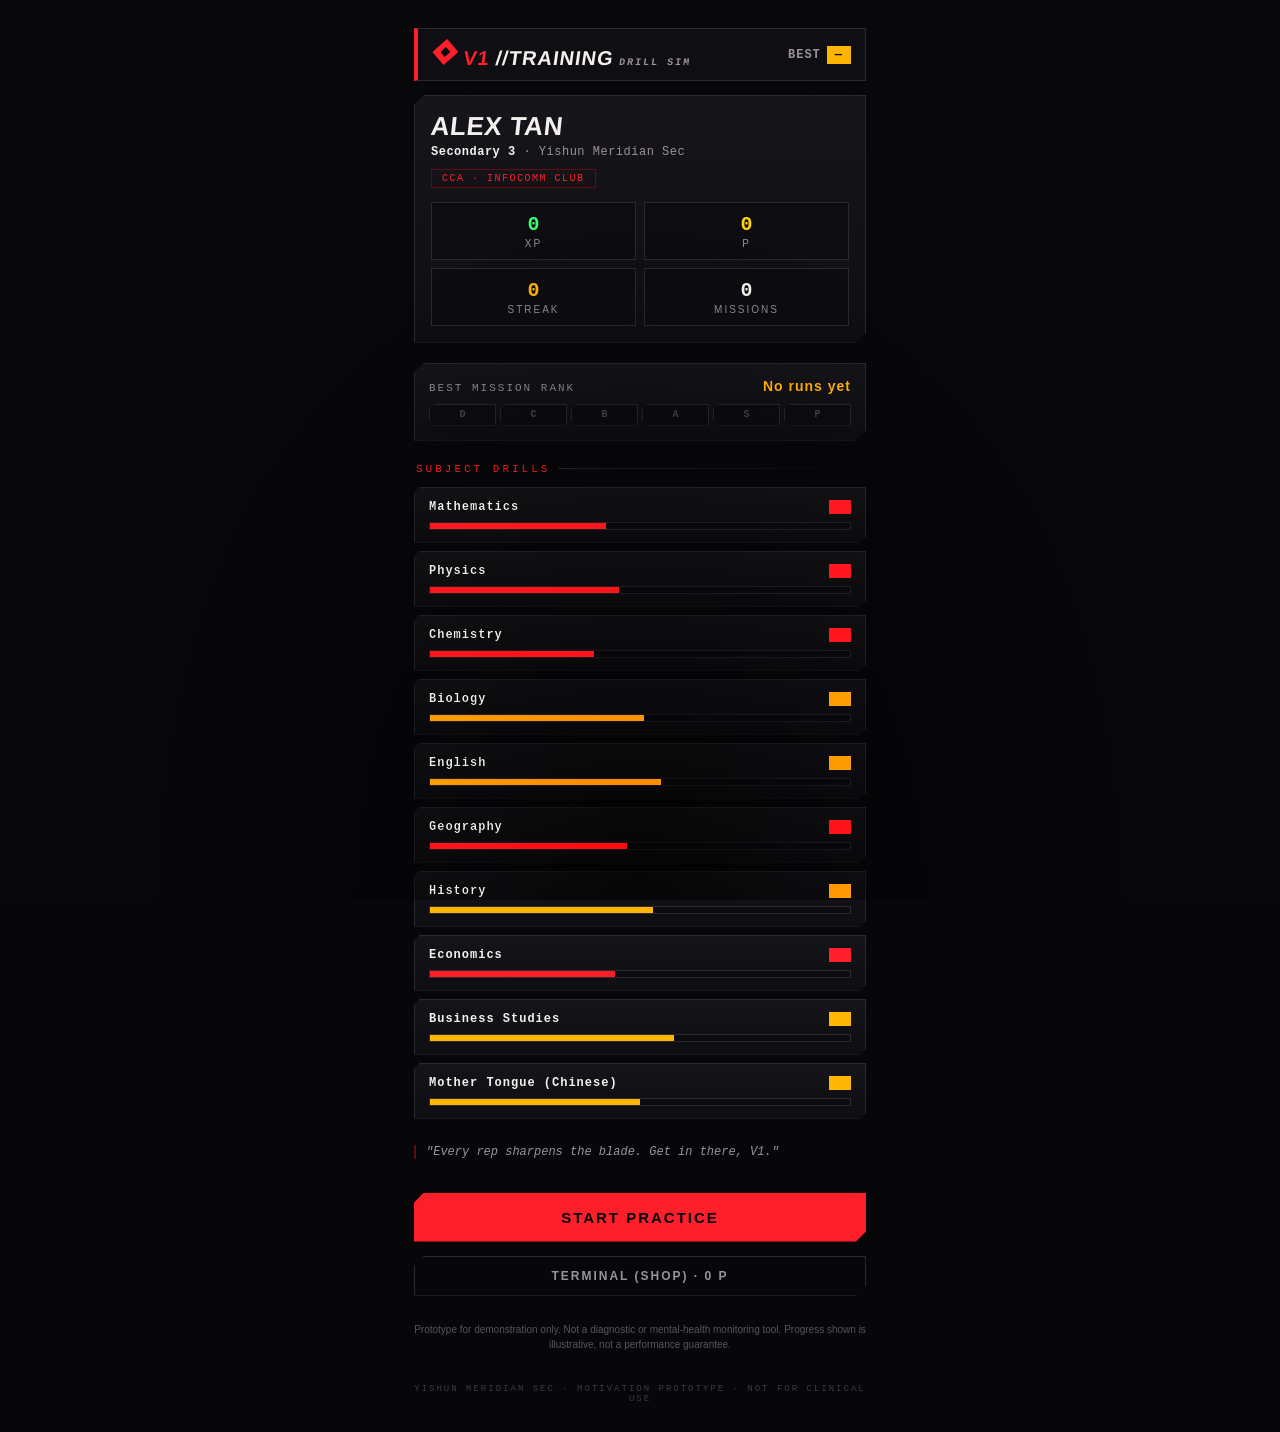
<file: standalone/v1-training.html>
<!DOCTYPE html>
<html lang="en">
<head>
<meta charset="UTF-8">
<meta name="viewport" content="width=device-width, initial-scale=1, maximum-scale=1">
<title>V1//TRAINING — Practice Drills</title>
<style>
  :root{
    --bg:#07070a;
    --bg2:#0c0c10;
    --panel:#0e0e12;
    --panel-hi:#151519;
    --line:#2a2a30;
    --red:#ff1f2b;
    --red-dim:#5c0d13;
    --red-glow:rgba(255,31,43,.45);
    --white:#f2f2ef;
    --grey:#95959c;
    --amber:#ffb703;
    --green:#39ff6a;
    --gold:#ffd700;
    --font-display:"Arial Narrow", Arial, sans-serif;
    --font-mono:"Courier New", Courier, monospace;
    --chamfer:10px;
  }

  *{box-sizing:border-box;}
  html,body{margin:0;padding:0;}
  body{
    background:var(--bg);
    color:var(--white);
    font-family:var(--font-display);
    min-height:100vh;
    -webkit-font-smoothing:antialiased;
    overflow-x:hidden;
  }

  .fx-overlay{
    position:fixed; inset:0; pointer-events:none; z-index:50;
    background:
      radial-gradient(ellipse at 50% 0%, rgba(255,31,43,0.05), transparent 60%),
      radial-gradient(ellipse at 50% 100%, rgba(0,0,0,0.7), transparent 55%),
      repeating-linear-gradient(to bottom, rgba(255,255,255,0.025) 0px, rgba(255,255,255,0.025) 1px, transparent 2px, transparent 4px);
    mix-blend-mode:overlay;
  }

  .app{
    max-width:480px;
    margin:0 auto;
    min-height:100vh;
    display:flex;
    flex-direction:column;
    position:relative;
    padding:14px 14px 28px;
  }

  .chamfer{
    clip-path:polygon(var(--chamfer) 0, 100% 0, 100% calc(100% - var(--chamfer)), calc(100% - var(--chamfer)) 100%, 0 100%, 0 var(--chamfer));
  }
  .chamfer-sm{
    clip-path:polygon(6px 0, 100% 0, 100% calc(100% - 6px), calc(100% - 6px) 100%, 0 100%, 0 6px);
  }

  .panel{
    background:linear-gradient(180deg, var(--panel-hi), var(--panel));
    border:1px solid var(--line);
    padding:16px;
  }

  .hud-top{
    display:flex; align-items:center; justify-content:space-between;
    padding:10px 14px;
    margin-bottom:14px;
    background:var(--panel);
    border:1px solid var(--line);
    border-left:4px solid var(--red);
  }
  .brand{
    font-weight:900;
    font-size:20px;
    letter-spacing:1px;
    text-transform:uppercase;
    transform:skewX(-8deg);
    display:flex;
    align-items:baseline;
    gap:6px;
  }
  .brand .v1{color:var(--red);}
  .brand small{
    font-family:var(--font-mono);
    font-size:10px;
    color:var(--grey);
    letter-spacing:2px;
    transform:skewX(0deg);
  }
  .mark{
    width:26px;height:26px;flex:none;
    background:var(--red);
    clip-path:polygon(50% 0,100% 50%,50% 100%,0 50%);
    position:relative;
    box-shadow:0 0 12px var(--red-glow);
  }
  .mark::after{
    content:'';
    position:absolute; inset:8px;
    background:var(--bg);
    clip-path:polygon(50% 0,100% 50%,50% 100%,0 50%);
  }

  .rank-chip{
    font-family:var(--font-mono);
    font-weight:700;
    font-size:12px;
    letter-spacing:1px;
    color:var(--grey);
    text-align:right;
  }
  .rank-chip .r{
    display:inline-block;
    margin-left:6px;
    padding:2px 8px;
    color:var(--bg);
    background:var(--amber);
    font-weight:900;
  }

  .section-label{
    font-family:var(--font-mono);
    font-size:11px;
    letter-spacing:3px;
    color:var(--red);
    text-transform:uppercase;
    margin:18px 0 8px 2px;
    display:flex; align-items:center; gap:8px;
  }
  .section-label::after{
    content:'';
    flex:1;
    height:1px;
    background:linear-gradient(to right, var(--line), transparent);
  }

  .screen{display:none; flex-direction:column; gap:4px; animation:fadein .35s ease;}
  .screen.active{display:flex;}
  @keyframes fadein{ from{opacity:0; transform:translateY(6px);} to{opacity:1; transform:translateY(0);} }

  .profile{ padding:16px; position:relative; }
  .profile-name{
    font-size:26px; font-weight:900; text-transform:uppercase;
    letter-spacing:.5px; transform:skewX(-6deg); line-height:1.1;
  }
  .profile-meta{ font-family:var(--font-mono); font-size:12px; color:var(--grey); margin-top:4px; letter-spacing:.5px; }
  .profile-meta b{color:var(--white); font-weight:700;}
  .cca-tag{
    display:inline-block; margin-top:10px; padding:3px 10px;
    font-family:var(--font-mono); font-size:10px; letter-spacing:1.5px;
    color:var(--red); border:1px solid var(--red-dim); text-transform:uppercase;
  }

  .stat-strip{ display:grid; grid-template-columns:repeat(2,1fr); gap:8px; margin-top:14px; }
  .stat{ background:var(--bg2); border:1px solid var(--line); padding:10px 8px; text-align:center; }
  .stat .num{ font-family:var(--font-mono); font-size:20px; font-weight:700; color:var(--white); }
  .stat.xp .num{color:var(--green);}
  .stat.streak .num{color:var(--amber);}
  .stat.pcur .num{color:var(--gold);}
  .stat .lbl{ font-size:10px; letter-spacing:2px; color:var(--grey); margin-top:2px; text-transform:uppercase; }

  .style-meter{ margin-top:16px; padding:14px; }
  .style-meter .row{ display:flex; justify-content:space-between; align-items:baseline; flex-wrap:wrap; gap:4px;}
  .style-meter .title{ font-family:var(--font-mono); font-size:11px; letter-spacing:2px; color:var(--grey); text-transform:uppercase; }
  .style-meter .current{ font-weight:900; font-size:14px; color:var(--amber); letter-spacing:1px; }
  .rank-track{ display:flex; gap:4px; margin-top:10px; }
  .rank-track .seg{
    flex:1; height:22px; background:var(--bg2); border:1px solid var(--line);
    display:flex;align-items:center;justify-content:center;
    font-family:var(--font-mono); font-weight:900; font-size:10px; color:#4a4a52;
    clip-path:polygon(6px 0,100% 0,100% 100%,6px 100%,0 calc(100% - 6px),0 6px);
  }
  .rank-track .seg.active{ color:var(--bg); box-shadow:0 0 10px var(--red-glow); }

  .subject{ padding:12px 14px; margin-bottom:8px; }
  .subject .row{ display:flex; justify-content:space-between; align-items:center; font-family:var(--font-mono); font-size:12px; }
  .subject .name{ font-weight:700; letter-spacing:1px; color:var(--white); }
  .subject .pct{font-weight:700;}
  .bar{ margin-top:8px; height:8px; background:var(--bg2); border:1px solid var(--line); position:relative; overflow:hidden; }
  .bar .fill{ height:100%; transition:width .3s ease; }
  .level-low .pct, .level-low .fill{color:var(--red); background:var(--red);}
  .level-mid .pct, .level-mid .fill{color:var(--amber); background:var(--amber);}
  .level-high .pct, .level-high .fill{color:var(--green); background:var(--green);}

  .btn{
    display:block; width:100%; border:none; cursor:pointer;
    font-family:var(--font-display); font-weight:900; text-transform:uppercase;
    letter-spacing:2px; font-size:15px; padding:16px; text-align:center;
    transition:transform .12s ease, filter .12s ease;
  }
  .btn:active{transform:scale(.98);}
  .btn:disabled{opacity:.4; cursor:not-allowed;}
  .btn:focus-visible{ outline:3px solid var(--white); outline-offset:2px; }
  .btn-primary{ background:var(--red); color:var(--bg); box-shadow:0 0 22px var(--red-glow); margin-top:18px; }
  .btn-primary:hover{filter:brightness(1.12);}
  .btn-gold{ background:var(--gold); color:var(--bg); box-shadow:0 0 22px rgba(255,215,0,.4); margin-top:10px; }
  .btn-ghost{
    background:transparent; color:var(--grey); border:1px solid var(--line);
    margin-top:10px; font-size:12px; letter-spacing:2px; padding:12px;
  }
  .btn-ghost:hover{color:var(--white); border-color:var(--grey);}

  .encourage{
    margin-top:14px; font-family:var(--font-mono); font-size:12px; color:var(--grey);
    font-style:italic; padding-left:10px; border-left:2px solid var(--red-dim);
  }
  .disclaimer{ margin-top:22px; font-size:10px; color:#55555c; line-height:1.5; text-align:center; }

  /* ---------- mission setup ---------- */
  .diff-item{ padding:12px 14px; margin-bottom:8px; cursor:pointer; }
  .diff-item .row{display:flex; justify-content:space-between; align-items:center;}
  .diff-item .name{font-weight:900; letter-spacing:1px; text-transform:uppercase; font-size:14px;}
  .diff-item .tag{font-family:var(--font-mono); font-size:10px; color:var(--grey); margin-top:4px; line-height:1.4;}
  .diff-item .cat{font-family:var(--font-mono); font-size:9px; letter-spacing:1px; color:var(--bg); background:var(--grey); padding:2px 6px;}
  .diff-item.selected{border-color:var(--red); box-shadow:0 0 14px var(--red-glow);}
  .diff-item.selected .cat{background:var(--red);}
  .diff-item.locked{opacity:.4; cursor:not-allowed;}

  .subject-grid{display:grid; grid-template-columns:1fr 1fr; gap:8px;}
  .subj-chip{ padding:10px; cursor:pointer; text-align:center; }
  .subj-chip .name{font-weight:700; font-size:12px; letter-spacing:.3px;}
  .subj-chip .score{font-family:var(--font-mono); font-size:10px; color:var(--grey); margin-top:2px;}
  .subj-chip.selected{border-color:var(--green); box-shadow:0 0 10px rgba(57,255,106,.3);}

  .qcount-panel{padding:16px;}
  .qcount-panel .row{display:flex; justify-content:space-between; align-items:baseline;}
  .qcount-panel .lbl{font-family:var(--font-mono); font-size:11px; letter-spacing:2px; color:var(--grey); text-transform:uppercase;}
  .qcount-panel .val{font-family:var(--font-mono); font-weight:900; font-size:24px; color:var(--amber);}
  .qcount-panel .minmax{display:flex; justify-content:space-between; font-family:var(--font-mono); font-size:9px; color:var(--grey); margin-top:4px;}
  input[type=range]{ -webkit-appearance:none; appearance:none; width:100%; height:6px; margin-top:10px; background:var(--bg2); border:1px solid var(--line); }
  input[type=range]::-webkit-slider-thumb{ -webkit-appearance:none; width:20px; height:20px; background:var(--red); clip-path:polygon(50% 0,100% 50%,50% 100%,0 50%); cursor:pointer; }
  input[type=range]::-moz-range-thumb{ width:20px; height:20px; background:var(--red); border:none; clip-path:polygon(50% 0,100% 50%,50% 100%,0 50%); cursor:pointer; }

  .inline-msg{ font-family:var(--font-mono); font-size:11px; color:var(--red); text-align:center; min-height:14px; margin:6px 0; letter-spacing:1px; }

  /* ---------- practice screen ---------- */
  .quiz-hud{
    display:flex; justify-content:space-between; align-items:center;
    font-family:var(--font-mono); font-size:11px; color:var(--grey);
    letter-spacing:1px; margin-bottom:10px;
  }
  .quiz-hud .qtag{ color:var(--red); font-weight:700; }
  .quiz-hud .time.frozen{color:#7ad7ff;}
  .quiz-hud .diff-pill{
    font-family:var(--font-mono); font-size:9px; letter-spacing:1px;
    color:var(--bg); background:var(--amber); padding:2px 6px;
  }

  .loadout{ display:flex; gap:8px; margin-bottom:10px; }
  .loadout .pu{
    flex:1; background:var(--bg2); border:1px solid var(--line); color:var(--white);
    padding:8px 4px; text-align:center; font-family:var(--font-mono); font-size:10px;
    letter-spacing:.5px; cursor:pointer;
  }
  .loadout .pu b{display:block; font-size:12px; margin-bottom:2px;}
  .loadout .pu:disabled{opacity:.35; cursor:not-allowed;}
  .loadout .pu.armed{border-color:var(--green); box-shadow:0 0 10px rgba(57,255,106,.35); color:var(--green);}

  .subj-pill{
    display:inline-block; padding:3px 10px; font-family:var(--font-mono);
    font-size:10px; letter-spacing:1.5px; background:var(--red-dim); color:var(--white); margin-bottom:12px;
  }
  .question-text{ font-size:19px; font-weight:700; line-height:1.35; margin:4px 0 18px; }
  .options{display:flex; flex-direction:column; gap:10px;}
  .option{
    text-align:left; background:var(--bg2); border:1px solid var(--line); color:var(--white);
    padding:14px 14px; font-family:var(--font-display); font-size:15px; font-weight:700;
    cursor:pointer; letter-spacing:.3px; display:flex; gap:10px; align-items:flex-start;
  }
  .option .k{ font-family:var(--font-mono); color:var(--red); font-weight:900; }
  .option:hover:not(:disabled){border-color:var(--red-dim);}
  .option.eliminated{ opacity:.25; pointer-events:none; text-decoration:line-through; }
  .option:disabled{cursor:default;}
  .option:focus-visible{ outline:3px solid var(--white); outline-offset:2px; }

  .feedback-panel{ padding:18px; }
  .feedback-tag{
    font-family:var(--font-mono); font-weight:900; font-size:13px; letter-spacing:3px;
    margin-bottom:10px; display:inline-block;
  }
  .feedback-tag.ok{color:var(--green);}
  .feedback-tag.bad{color:var(--red);}
  .feedback-tag.sw{color:#7ad7ff;}
  .feedback-explain{ font-size:14px; color:var(--grey); line-height:1.5; margin-bottom:16px; }
  .feedback-gains{ font-family:var(--font-mono); font-size:12px; color:var(--white); margin-bottom:14px; }
  .feedback-gains span{ color:var(--green); font-weight:700; }
  .choice-row{ display:flex; gap:8px; }
  .choice-row .btn{margin-top:0;}

  /* ---------- style meter (in-mission) ---------- */
  .live-style .track8{ display:flex; gap:3px; margin-top:10px; }
  .live-style .track8 .seg{
    flex:1; height:16px; background:var(--bg2); border:1px solid var(--line);
    clip-path:polygon(4px 0,100% 0,100% 100%,4px 100%,0 calc(100% - 4px),0 4px);
  }
  .live-style .meta{ display:flex; justify-content:space-between; font-family:var(--font-mono); font-size:10px; color:var(--grey); margin-top:6px; }
  .live-style .meta b{color:var(--amber);}

  /* ---------- overview / mission complete ---------- */
  .result-hero{ text-align:center; padding:26px 16px; }
  .result-hero .tag{ font-family:var(--font-mono); font-size:11px; letter-spacing:4px; color:var(--red); text-transform:uppercase; }
  .rank-stamp{
    font-size:56px; font-weight:900; letter-spacing:2px; margin:10px 0;
    transform:skewX(-6deg) scale(1); display:inline-block;
    animation:stamp .4s cubic-bezier(.2,1.4,.4,1);
  }
  @keyframes stamp{ from{transform:skewX(-6deg) scale(2.2); opacity:0;} to{transform:skewX(-6deg) scale(1); opacity:1;} }

  .breakdown{ margin-top:6px; }
  .breakdown-row{
    display:flex; align-items:center; justify-content:space-between;
    padding:10px 4px; border-bottom:1px solid var(--line);
    font-family:var(--font-mono); font-size:12px;
  }
  .breakdown-row:last-child{border-bottom:none;}
  .breakdown-row .name{ color:var(--grey); letter-spacing:1px; text-transform:uppercase; font-size:11px;}
  .breakdown-row .val{ color:var(--white); font-weight:700; }
  .badge{
    display:inline-block; width:26px; height:26px; line-height:26px; text-align:center;
    font-weight:900; font-family:var(--font-mono); font-size:13px; color:var(--bg); margin-right:8px;
  }

  .p-lines{ margin-top:14px; }
  .p-line{
    display:flex; justify-content:space-between; font-family:var(--font-mono);
    font-size:12px; color:var(--grey); padding:4px 2px;
  }
  .p-line b{color:var(--gold);}
  .p-total{
    display:flex; justify-content:space-between; font-family:var(--font-mono);
    font-size:15px; color:var(--white); font-weight:700; padding:10px 2px 2px; margin-top:6px;
    border-top:1px dashed var(--line);
  }
  .p-total b{color:var(--gold);}

  /* ---------- shop ---------- */
  .shop-balance{
    display:flex; justify-content:space-between; align-items:center;
    padding:14px 16px; margin-bottom:14px;
  }
  .shop-balance .lbl{font-family:var(--font-mono); font-size:11px; letter-spacing:2px; color:var(--grey);}
  .shop-balance .val{font-family:var(--font-mono); font-size:24px; font-weight:900; color:var(--gold);}
  .shop-item{ padding:14px; margin-bottom:10px; }
  .shop-item .row{display:flex; justify-content:space-between; align-items:baseline;}
  .shop-item .name{font-weight:900; text-transform:uppercase; letter-spacing:.5px; font-size:15px;}
  .shop-item .cost{font-family:var(--font-mono); color:var(--gold); font-weight:700; font-size:13px;}
  .shop-item .desc{font-family:var(--font-mono); font-size:11px; color:var(--grey); margin:6px 0 10px; line-height:1.5;}
  .shop-item .owned{font-family:var(--font-mono); font-size:10px; color:var(--grey); letter-spacing:1px;}

  footer.tiny{
    margin-top:auto; padding-top:22px; text-align:center;
    font-family:var(--font-mono); font-size:9px; letter-spacing:2px; color:#3a3a40;
  }

  @media (prefers-reduced-motion: reduce){ *{animation:none !important; transition:none !important;} }
  @media (min-width:520px){ .app{padding-top:28px;} }
</style>
</head>
<body>
<div class="fx-overlay"></div>
<div class="app">

  <div class="hud-top">
    <div class="brand">
      <div class="mark"></div>
      <span class="v1">V1</span><span>//TRAINING</span>
      <small>DRILL SIM</small>
    </div>
    <div class="rank-chip">BEST<span class="r" id="hud-rank">—</span></div>
  </div>

  <!-- ===================== DASHBOARD ===================== -->
  <section class="screen active" id="screen-dashboard">

    <div class="panel chamfer profile">
      <div class="profile-name">Alex Tan</div>
      <div class="profile-meta"><b>Secondary 3</b> · Yishun Meridian Sec</div>
      <span class="cca-tag">CCA · Infocomm Club</span>

      <div class="stat-strip">
        <div class="stat xp"><div class="num" id="stat-xp">0</div><div class="lbl">XP</div></div>
        <div class="stat pcur"><div class="num" id="stat-p">0</div><div class="lbl">P</div></div>
        <div class="stat streak"><div class="num" id="stat-streak">0</div><div class="lbl">Streak</div></div>
        <div class="stat"><div class="num" id="stat-sessions">0</div><div class="lbl">Missions</div></div>
      </div>
    </div>

    <div class="panel chamfer style-meter">
      <div class="row">
        <span class="title">Best Mission Rank</span>
        <span class="current" id="best-rank-label">No runs yet</span>
      </div>
      <div class="rank-track" id="rank-track">
        <div class="seg" data-rank="D">D</div>
        <div class="seg" data-rank="C">C</div>
        <div class="seg" data-rank="B">B</div>
        <div class="seg" data-rank="A">A</div>
        <div class="seg" data-rank="S">S</div>
        <div class="seg" data-rank="P">P</div>
      </div>
    </div>

    <div class="section-label">Subject Drills</div>
    <div id="subject-list"></div>

    <p class="encourage" id="dash-encourage">"Every rep sharpens the blade. Get in there, V1."</p>

    <button class="btn btn-primary chamfer" id="btn-start-practice">Start Practice</button>
    <button class="btn btn-ghost chamfer" id="btn-open-shop">Terminal (Shop) · <span id="shop-btn-p">0</span> P</button>

    <p class="disclaimer">Prototype for demonstration only. Not a diagnostic or mental-health monitoring tool. Progress shown is illustrative, not a performance guarantee.</p>
  </section>

  <!-- ===================== MISSION SETUP ===================== -->
  <section class="screen" id="screen-setup">
    <div class="section-label">Select Difficulty</div>
    <div id="difficulty-list"></div>

    <div class="section-label">Select Subjects</div>
    <div class="subject-grid" id="subject-grid"></div>

    <div class="section-label">Mission Length</div>
    <div class="panel chamfer-sm qcount-panel">
      <div class="row">
        <span class="lbl">Questions</span>
        <span class="val" id="qcount-label">10</span>
      </div>
      <input type="range" min="5" max="30" step="1" value="10" id="qcount-slider">
      <div class="minmax"><span>5 (Quick)</span><span>30 (Full)</span></div>
    </div>

    <p class="inline-msg" id="setup-msg"></p>

    <button class="btn btn-primary chamfer" id="btn-deploy">Deploy Mission</button>
    <button class="btn btn-ghost" id="btn-setup-back">Back to Base</button>
  </section>

  <!-- ===================== PRACTICE ===================== -->
  <section class="screen" id="screen-practice">
    <div class="quiz-hud">
      <span><span class="qtag" id="q-progress">QUESTION 1/10</span> <span class="diff-pill" id="q-diff-pill">STANDARD</span></span>
      <span class="time" id="mission-time">TIME 00:00</span>
    </div>

    <div class="panel chamfer-sm live-style">
      <div class="row" style="display:flex;justify-content:space-between;">
        <span class="title" style="font-family:var(--font-mono);font-size:10px;letter-spacing:2px;color:var(--grey);text-transform:uppercase;">Style</span>
        <span class="current" id="live-style-name" style="font-weight:900;font-size:12px;letter-spacing:1px;">DESTRUCTIVE</span>
      </div>
      <div class="track8" id="live-style-track"></div>
      <div class="meta"><span>SCORE <b id="live-style-score">0</b></span><span>COMBO <b id="live-combo">x1.0</b></span></div>
    </div>

    <div class="loadout" id="loadout-bar"></div>

    <div class="panel chamfer" style="padding:18px;" id="question-card">
      <span class="subj-pill" id="q-subject">MATHEMATICS</span>
      <div class="question-text" id="q-text">—</div>
      <div class="options" id="q-options"></div>
    </div>

    <button class="btn btn-ghost" id="btn-quit-practice">Abort Mission</button>
  </section>

  <!-- ===================== OVERVIEW (MISSION COMPLETE) ===================== -->
  <section class="screen" id="screen-overview">
    <div class="panel chamfer result-hero">
      <div class="tag">Mission Complete</div>
      <div class="rank-stamp" id="agg-rank-stamp">S</div>
    </div>

    <div class="panel chamfer-sm breakdown" style="margin-top:10px;">
      <div class="breakdown-row">
        <span class="name"><span class="badge" id="badge-time">S</span>Time</span>
        <span class="val" id="val-time">0:00</span>
      </div>
      <div class="breakdown-row">
        <span class="name"><span class="badge" id="badge-q">S</span>Questions</span>
        <span class="val" id="val-q">0/10</span>
      </div>
      <div class="breakdown-row">
        <span class="name"><span class="badge" id="badge-acc">S</span>Accuracy</span>
        <span class="val" id="val-acc">0/10</span>
      </div>
    </div>

    <div class="panel chamfer-sm p-lines">
      <div class="p-line"><span>Rank Payout</span><b id="p-base">+0 P</b></div>
      <div class="p-line"><span>Style Bonus</span><b id="p-style">+0 P</b></div>
      <div class="p-line"><span>No-Redo Bonus</span><b id="p-noredo">+0 P</b></div>
      <div class="p-line"><span>Flawless Bonus</span><b id="p-flawless">+0 P</b></div>
      <div class="p-total"><span>Total earned · <span id="xp-earned">+0 XP</span></span><b id="p-total">+0 P</b></div>
    </div>

    <p class="encourage" id="progress-msg">"Session complete."</p>

    <button class="btn btn-primary chamfer" id="btn-practice-again">Practice Again</button>
    <button class="btn btn-gold chamfer" id="btn-goto-shop">Visit Terminal</button>
    <button class="btn btn-ghost" id="btn-back-base">Back to Base</button>
  </section>

  <!-- ===================== SHOP / TERMINAL ===================== -->
  <section class="screen" id="screen-shop">
    <div class="panel chamfer shop-balance">
      <span class="lbl">Available P</span>
      <span class="val" id="shop-p-balance">0</span>
    </div>

    <p class="inline-msg" id="shop-msg"></p>

    <div id="shop-list"></div>

    <button class="btn btn-ghost" id="btn-shop-back">Back to Base</button>
  </section>

  <footer class="tiny">YISHUN MERIDIAN SEC · MOTIVATION PROTOTYPE · NOT FOR CLINICAL USE</footer>
</div>

<script>
(function(){
  "use strict";

  /* =========================================================
     SAMPLE DATA — hard-coded, no accounts/DB
     ========================================================= */
  const SUBJECTS = [
    { code:'MATH', name:'Mathematics', score:42 },
    { code:'PHY',  name:'Physics', score:45 },
    { code:'CHEM', name:'Chemistry', score:39 },
    { code:'BIO',  name:'Biology', score:51 },
    { code:'ENG',  name:'English', score:55 },
    { code:'GEOG', name:'Geography', score:47 },
    { code:'HIST', name:'History', score:53 },
    { code:'ECON', name:'Economics', score:44 },
    { code:'BIZ',  name:'Business Studies', score:58 },
    { code:'MTL',  name:'Mother Tongue (Chinese)', score:50 },
  ];
  function subjectName(code){ const s = SUBJECTS.find(function(x){return x.code===code;}); return s ? s.name : code; }

  // Demo question bank — a handful per subject, not full syllabus coverage.
  // If a mission asks for more questions than a subject pool has, the pool
  // is reshuffled and reused rather than left short.
  const QUESTIONS = [
    // Mathematics
    { subject:'MATH', q:'Simplify: 3x + 5 = 20. What is x?', options:['3','5','15','25'], answer:1,
      explain:'Subtract 5 from both sides to get 3x = 15, then divide by 3: x = 5.' },
    { subject:'MATH', q:'What is 15% of 200?', options:['20','30','15','45'], answer:1,
      explain:'15% of 200 = 0.15 \u00D7 200 = 30.' },
    { subject:'MATH', q:'What is the value of \u03C0 (pi), rounded to 2 decimal places?', options:['3.14','3.41','3.12','3.16'], answer:0,
      explain:'\u03C0 \u2248 3.14159..., which rounds to 3.14 at 2 decimal places.' },
    { subject:'MATH', q:'Solve for y: 2y \u2212 4 = 10', options:['3','5','7','14'], answer:2,
      explain:'Add 4 to both sides: 2y = 14, then divide by 2: y = 7.' },
    // Physics
    { subject:'PHY', q:'What is the SI unit of force?', options:['Joule','Newton','Watt','Pascal'], answer:1,
      explain:'Force is measured in newtons (N), named after Sir Isaac Newton.' },
    { subject:'PHY', q:"Which equation is Newton's Second Law of Motion?", options:['F = ma','E = mc\u00B2','V = IR','P = mgh'], answer:0,
      explain:"Newton's Second Law states force equals mass times acceleration (F = ma)." },
    { subject:'PHY', q:'What type of energy does a moving object have?', options:['Potential','Kinetic','Thermal','Chemical'], answer:1,
      explain:'A moving object has kinetic energy \u2014 energy due to its motion.' },
    { subject:'PHY', q:'Sound cannot travel through:', options:['Air','Water','Steel','A vacuum'], answer:3,
      explain:'Sound needs a medium to travel; a vacuum has no particles to carry the vibration.' },
    // Chemistry
    { subject:'CHEM', q:'What is the chemical symbol for sodium?', options:['So','Na','Sd','S'], answer:1,
      explain:"Sodium's symbol, Na, comes from its Latin name 'natrium'." },
    { subject:'CHEM', q:'Which of these is a chemical change?', options:['Melting ice','Boiling water','Rusting iron','Dissolving salt'], answer:2,
      explain:'Rusting forms a new substance (iron oxide), making it a chemical change; the others are physical changes.' },
    { subject:'CHEM', q:'A solution with pH 3 is:', options:['Strongly alkaline','Neutral','Weakly acidic','Strongly acidic'], answer:3,
      explain:'pH values below 7 are acidic, and the further below 7, the stronger the acid \u2014 pH 3 is strongly acidic.' },
    { subject:'CHEM', q:'What gas is usually produced when a metal reacts with a dilute acid?', options:['Oxygen','Hydrogen','Nitrogen','Carbon dioxide'], answer:1,
      explain:'Metals reacting with dilute acids typically produce hydrogen gas.' },
    // Biology
    { subject:'BIO', q:'Which organelle is the site of photosynthesis?', options:['Mitochondria','Nucleus','Chloroplast','Ribosome'], answer:2,
      explain:'Chloroplasts contain chlorophyll and are where photosynthesis takes place.' },
    { subject:'BIO', q:'What is the basic structural unit of all living things?', options:['Tissue','Organ','Cell','Organism'], answer:2,
      explain:'The cell is the basic structural and functional unit of life.' },
    { subject:'BIO', q:'Which blood component helps fight infection?', options:['Red blood cells','White blood cells','Platelets','Plasma'], answer:1,
      explain:'White blood cells are part of the immune system and help fight infection.' },
    { subject:'BIO', q:'What process do living things use to release energy from glucose?', options:['Photosynthesis','Respiration','Transpiration','Excretion'], answer:1,
      explain:'Respiration breaks down glucose to release energy, in both plants and animals.' },
    // English
    { subject:'ENG', q:'Which sentence is punctuated correctly?', options:['Its raining outside.','It\u2019s raining outside.','Its raining, outside.','Its\u2019 raining outside.'], answer:1,
      explain:'\u201CIt\u2019s\u201D is the contraction of \u201Cit is\u201D. \u201CIts\u201D (no apostrophe) shows possession.' },
    { subject:'ENG', q:'Choose the word that best completes: "She was too tired ___ continue."', options:['to','for','that','of'], answer:0,
      explain:"'Too...to' is the correct construction here, e.g. 'too tired to continue'." },
    { subject:'ENG', q:"Which word is a synonym for 'happy'?", options:['Furious','Joyful','Anxious','Weary'], answer:1,
      explain:"'Joyful' means feeling or expressing happiness, making it a synonym." },
    { subject:'ENG', q:'Which of these is spelled correctly?', options:['Recieve','Receive','Receeve','Receve'], answer:1,
      explain:"The correct spelling is 'receive' \u2014 remember 'i before e except after c'." },
    // Geography
    { subject:'GEOG', q:'What is the imaginary line at 0\u00B0 longitude called?', options:['Equator','Prime Meridian','Tropic of Cancer','International Date Line'], answer:1,
      explain:'The Prime Meridian is the line of 0\u00B0 longitude, passing through Greenwich, London.' },
    { subject:'GEOG', q:'Which climate is known for very low annual rainfall?', options:['Tropical','Arid','Temperate','Polar'], answer:1,
      explain:'Arid climates receive very little rainfall, typically found in deserts.' },
    { subject:'GEOG', q:"What mainly causes Singapore's monsoon seasons?", options:['Ocean currents alone','Shifting wind belts','Volcanic activity','Tidal patterns'], answer:1,
      explain:"Singapore's monsoon seasons are driven by seasonal shifts in wind belts (the Northeast and Southwest Monsoons)." },
    { subject:'GEOG', q:'What term describes land being worn away by wind, water or ice?', options:['Deposition','Erosion','Precipitation','Condensation'], answer:1,
      explain:'Erosion is the process by which soil and rock are worn away by natural forces.' },
    // History
    { subject:'HIST', q:'In what year did Singapore become an independent nation?', options:['1959','1963','1965','1971'], answer:2,
      explain:'Singapore became independent on 9 August 1965.' },
    { subject:'HIST', q:"Who was Singapore's first Prime Minister?", options:['Lee Kuan Yew','Yusof Ishak','Goh Chok Tong','S. Rajaratnam'], answer:0,
      explain:"Lee Kuan Yew served as Singapore's first Prime Minister, from 1959." },
    { subject:'HIST', q:'What was a major cause of World War I?', options:['The Cold War','Rising nationalism and alliances','The Great Depression','Decolonisation'], answer:1,
      explain:'Rising nationalism and a web of military alliances were key factors that escalated the conflict.' },
    { subject:'HIST', q:'Which empire ruled Singapore before the Japanese Occupation?', options:['Dutch','Portuguese','British','French'], answer:2,
      explain:'Singapore was a British colony before falling to Japanese Occupation in 1942.' },
    // Economics
    { subject:'ECON', q:'What term describes the extra output from one more unit of input?', options:['Fixed cost','Marginal product','Total revenue','Gross profit'], answer:1,
      explain:'Marginal product is the additional output from one more unit of a factor of production.' },
    { subject:'ECON', q:"What is 'opportunity cost'?", options:['The price of an item','The next best alternative given up','Total cost of production','Cost after tax'], answer:1,
      explain:'Opportunity cost is the value of the next best alternative you give up when making a choice.' },
    { subject:'ECON', q:'GDP stands for:', options:['General Domestic Profit','Gross Domestic Product','Global Development Plan','Government Data Program'], answer:1,
      explain:'GDP (Gross Domestic Product) measures the total value of goods and services produced in a country.' },
    { subject:'ECON', q:'When demand exceeds supply at a given price, this creates a:', options:['Surplus','Shortage','Equilibrium','Recession'], answer:1,
      explain:'A shortage occurs when quantity demanded is greater than quantity supplied at that price.' },
    // Business
    { subject:'BIZ', q:"What does 'B2B' stand for in business?", options:['Back to Basics','Business to Business','Bought to Bill','Base to Branch'], answer:1,
      explain:'B2B (Business-to-Business) refers to transactions between two businesses.' },
    { subject:'BIZ', q:"What is a 'sole proprietorship'?", options:['A business owned by one person','A business owned by shareholders','A government-run business','A charity organisation'], answer:0,
      explain:'A sole proprietorship is a business owned and run by a single individual.' },
    { subject:'BIZ', q:'The 4 Ps of the marketing mix are Product, Price, Place and:', options:['People','Promotion','Profit','Process'], answer:1,
      explain:'The traditional marketing mix consists of Product, Price, Place, and Promotion.' },
    { subject:'BIZ', q:"What is a business's 'break-even point'?", options:['Where profit is maximised','Where total revenue equals total cost','Where costs are zero','Where sales are highest'], answer:1,
      explain:'The break-even point is where total revenue equals total costs \u2014 no profit, no loss.' },
    // Mother Tongue (Chinese)
    { subject:'MTL', q:'What does \u201C\u8C22\u8C22\u201D (xi\u00E8xi\u00E8) mean?', options:['Hello','Goodbye','Thank you','Sorry'], answer:2,
      explain:'\u8C22\u8C22 (xi\u00E8xi\u00E8) means \u201Cthank you\u201D in Mandarin Chinese.' },
    { subject:'MTL', q:'Which pinyin matches \u201C\u518D\u89C1\u201D?', options:['z\u00E0iji\u00E0n','x\u01D0hu\u0101n','du\u00EDb\u00F9q\u01D0','m\u00EDngti\u0101n'], answer:0,
      explain:'\u518D\u89C1 is pronounced \u201Cz\u00E0iji\u00E0n\u201D and means \u201Cgoodbye\u201D.' },
    { subject:'MTL', q:'Fill in the blank: \u4ED6 ___ \u5B66\u751F\u3002(He ___ a student.)', options:['\u662F','\u5F88','\u4E0D','\u4E5F'], answer:0,
      explain:'\u201C\u662F\u201D (sh\u00EC) means \u201Cis/am/are\u201D, correctly completing \u4ED6\u662F\u5B66\u751F (He is a student).' },
    { subject:'MTL', q:'What does \u201C\u82F9\u679C\u201D mean?', options:['Banana','Apple','Orange','Grape'], answer:1,
      explain:'\u82F9\u679C (p\u00EDnggu\u01D2) means \u201Capple\u201D.' },
  ];

  /* =========================================================
     DIFFICULTIES — adapted from ULTRAKILL's 6-tier difficulty
     select screen. Each preset only scales existing numbers
     (time budget, style decay speed, P payout) — question
     content itself never changes, so there's no hidden
     adaptive logic, just a fixed multiplier per choice.
     ========================================================= */
  const DIFFICULTIES = [
    { key:'harmless', name:'HARMLESS', cat:'ACCESSIBLE', tag:'Absurdly generous. A slow, stress-free pace to practice at.', timeMul:1.6, decayMul:0.6, payoutMul:0.75 },
    { key:'lenient',  name:'LENIENT',  cat:'ACCESSIBLE', tag:'A gentler pace with extra room to think it through.',       timeMul:1.3, decayMul:0.8, payoutMul:0.9 },
    { key:'standard', name:'STANDARD', cat:'HARD',       tag:'The intended experience. Balanced pace, balanced reward.',  timeMul:1.0, decayMul:1.0, payoutMul:1.0 },
    { key:'violent',  name:'VIOLENT',  cat:'HARD',       tag:'Faster pace, tighter timing, bigger payout for it.',       timeMul:0.75,decayMul:1.3, payoutMul:1.25 },
    { key:'brutal',   name:'BRUTAL',   cat:'VERY HARD',  tag:'Ruthless timing windows. Only for the fully warmed up.',   timeMul:0.55,decayMul:1.6, payoutMul:1.5 },
    { key:'ukmd',     name:'ULTRAKILL MUST DIE', cat:'VERY HARD', tag:'Still in development.', locked:true },
  ];
  function getDifficulty(key){ return DIFFICULTIES.find(function(d){return d.key===key;}) || DIFFICULTIES[2]; }

  /* =========================================================
     RANK TABLES — adapted from ULTRAKILL's Time / Kills / Style
     end-of-level ranking system (D-C-B-A-S, with a Perfect
     "P" rank for an all-S, zero-redo clear).
     One style-rank name was softened for a school-safe demo
     (SSShitstorm -> SSStorm); all others match the game.
     ========================================================= */
  const RANK_POINT  = { D:1, C:2, B:3, A:4, S:5 };
  const RANK_COLOR  = { D:'#3aa0ff', C:'#39ff77', B:'#ffe066', A:'#ff9f1c', S:'#ff1f2b', P:'#ffd700' };
  const RANK_ORDER  = ['D','C','B','A','S','P'];
  const AGG_PAYOUT  = { D:200, C:500, B:1000, A:2000, S:3500, P:6000 };
  const PAYOUT_BASELINE_QUESTIONS = 3; // the length the P values above were originally tuned for

  const STYLE_TIERS = [
    { key:'D',   name:'DESTRUCTIVE', min:0,    color:'#3aa0ff' },
    { key:'C',   name:'CHAOTIC',     min:80,   color:'#39ff77' },
    { key:'B',   name:'BRUTAL',      min:180,  color:'#ffe066' },
    { key:'A',   name:'ANARCHIC',    min:320,  color:'#ff9f1c' },
    { key:'S',   name:'SUPREME',     min:480,  color:'#ff1f2b' },
    { key:'SS',  name:'SSAVAGE',     min:650,  color:'#ff3b3b' },
    { key:'SSS', name:'SSSTORM',     min:850,  color:'#ff5c5c' },
    { key:'UK',  name:'ULTRAKILL',   min:1080, color:'#ffd700' },
  ];

  const POWERUPS = {
    scan: { id:'scan', name:'Intel Scan',  cost:800,  desc:'Removes two wrong options from your next question.' },
    clk:  { id:'clk',  name:'Overclock',   cost:600,  desc:'Freezes the mission clock for your next question.' },
    snd:  { id:'snd',  name:'Second Wind', cost:1200, desc:'Forgives your next wrong answer. Keeps Accuracy & Questions ranks intact — a Flawless run still needs zero mistakes.' },
  };

  /* =========================================================
     PERSISTENT PLAYER STATE (browser localStorage only)
     ========================================================= */
  const STORAGE_KEY = 'v1training_player_v3';
  const DEFAULT_PLAYER = {
    screen:'dashboard',
    xp:0, p:0, bestRank:null, sessions:0, streak:0,
    inventory:{ scan:0, clk:0, snd:0 },
    lastSetup:{ difficulty:'standard', subjects: SUBJECTS.map(function(s){return s.code;}), count:10 }
  };

  function loadPlayer(){
    try{
      const raw = localStorage.getItem(STORAGE_KEY);
      if(!raw) return JSON.parse(JSON.stringify(DEFAULT_PLAYER));
      const parsed = JSON.parse(raw);
      const merged = Object.assign({}, DEFAULT_PLAYER, parsed);
      merged.inventory = Object.assign({}, DEFAULT_PLAYER.inventory, parsed.inventory || {});
      merged.lastSetup = Object.assign({}, DEFAULT_PLAYER.lastSetup, parsed.lastSetup || {});
      if(!Array.isArray(merged.lastSetup.subjects) || merged.lastSetup.subjects.length===0){
        merged.lastSetup.subjects = DEFAULT_PLAYER.lastSetup.subjects.slice();
      }
      // Never resume mid-mission on reload — land on a safe static screen.
      if(merged.screen === 'practice' || merged.screen === 'overview') merged.screen = 'dashboard';
      return merged;
    }catch(e){ return JSON.parse(JSON.stringify(DEFAULT_PLAYER)); }
  }
  function savePlayer(){ try{ localStorage.setItem(STORAGE_KEY, JSON.stringify(player)); }catch(e){} }

  let player = loadPlayer();

  /* =========================================================
     TRANSIENT MISSION STATE — in-memory only, fresh per run
     ========================================================= */
  let mission = null;
  let styleDecayTimer = null;
  let clockTimer = null;

  function shuffleArr(a){ for(let i=a.length-1;i>0;i--){ const j=Math.floor(Math.random()*(i+1)); const t=a[i]; a[i]=a[j]; a[j]=t; } }

  function buildSessionQuestions(pool, count){
    const bag = [];
    while(bag.length < count){
      const shuffled = pool.slice();
      shuffleArr(shuffled);
      bag.push.apply(bag, shuffled);
    }
    return bag.slice(0, count);
  }

  function newMission(order, difficultyKey){
    return {
      order: order,
      difficulty: difficultyKey,
      index: 0,
      attemptsThisQ: 0,
      eliminatedThisQ: [],
      overclockThisQ: false,
      secondWindThisQ: false,
      scanUsedThisQ: false,
      status: 'live', // live | correct | wrong
      results: [],     // per-question outcome records
      styleScore: 0,
      combo: 0,
      accumMs: 0,      // banked solving time (ms) across resolved questions
      qStartTs: 0,
    };
  }

  /* =========================================================
     SCREEN NAVIGATION
     ========================================================= */
  function showScreen(name){
    player.screen = name;
    document.querySelectorAll('.screen').forEach(function(el){
      el.classList.toggle('active', el.id === 'screen-' + name);
    });
    savePlayer();
  }

  /* =========================================================
     DASHBOARD RENDER
     ========================================================= */
  function levelClass(score){
    if(score < 50) return 'level-low';
    if(score < 70) return 'level-mid';
    return 'level-high';
  }

  function renderSubjectList(){
    const wrap = document.getElementById('subject-list');
    wrap.innerHTML = '';
    SUBJECTS.forEach(function(s){
      const div = document.createElement('div');
      div.className = 'panel chamfer-sm subject ' + levelClass(s.score);
      div.innerHTML =
        '<div class="row"><span class="name">'+s.name+'</span><span class="pct">'+s.score+'%</span></div>'+
        '<div class="bar"><div class="fill" style="width:'+s.score+'%"></div></div>';
      wrap.appendChild(div);
    });
  }

  function renderDashboard(){
    document.getElementById('stat-xp').textContent = player.xp;
    document.getElementById('stat-p').textContent = player.p;
    document.getElementById('stat-streak').textContent = player.streak;
    document.getElementById('stat-sessions').textContent = player.sessions;
    document.getElementById('shop-btn-p').textContent = player.p;
    document.getElementById('hud-rank').textContent = player.bestRank || '—';

    document.getElementById('best-rank-label').textContent =
      player.bestRank ? (player.bestRank + ' — ' + (player.bestRank === 'P' ? 'PERFECT' : styleRankFullName(player.bestRank))) : 'No runs yet';

    document.querySelectorAll('#rank-track .seg').forEach(function(seg){
      const r = seg.getAttribute('data-rank');
      const active = player.bestRank && RANK_ORDER.indexOf(r) <= RANK_ORDER.indexOf(player.bestRank);
      seg.classList.toggle('active', !!active);
      seg.style.background = active ? RANK_COLOR[r] : '';
      seg.style.color = active ? '#07070a' : '';
    });
  }
  function styleRankFullName(letter){
    const map = { D:'Destructive', C:'Chaotic', B:'Brutal', A:'Anarchic', S:'Supreme' };
    return map[letter] || letter;
  }

  /* =========================================================
     MISSION SETUP
     ========================================================= */
  let setupState = null;

  function openSetup(){
    setupState = {
      difficulty: player.lastSetup.difficulty,
      subjects: player.lastSetup.subjects.slice(),
      count: player.lastSetup.count
    };
    renderSetup();
    showScreen('setup');
  }

  function renderSetup(){
    const diffList = document.getElementById('difficulty-list');
    diffList.innerHTML = '';
    DIFFICULTIES.forEach(function(d){
      const div = document.createElement('div');
      div.className = 'panel chamfer-sm diff-item' + (d.key===setupState.difficulty ? ' selected':'') + (d.locked ? ' locked':'');
      div.innerHTML =
        '<div class="row"><span class="name">'+d.name+'</span><span class="cat">'+d.cat+'</span></div>'+
        '<div class="tag">'+d.tag+'</div>';
      if(!d.locked){
        div.addEventListener('click', function(){ setupState.difficulty = d.key; renderSetup(); });
      }
      diffList.appendChild(div);
    });

    const subjGrid = document.getElementById('subject-grid');
    subjGrid.innerHTML = '';
    SUBJECTS.forEach(function(s){
      const selected = setupState.subjects.indexOf(s.code) >= 0;
      const div = document.createElement('div');
      div.className = 'panel chamfer-sm subj-chip' + (selected ? ' selected':'');
      div.innerHTML = '<div class="name">'+s.name+'</div><div class="score">'+s.score+'%</div>';
      div.addEventListener('click', function(){
        const idx = setupState.subjects.indexOf(s.code);
        if(idx>=0){ setupState.subjects.splice(idx,1); } else { setupState.subjects.push(s.code); }
        renderSetup();
      });
      subjGrid.appendChild(div);
    });

    document.getElementById('qcount-slider').value = setupState.count;
    document.getElementById('qcount-label').textContent = setupState.count;
  }

  document.getElementById('qcount-slider').addEventListener('input', function(e){
    setupState.count = parseInt(e.target.value, 10);
    document.getElementById('qcount-label').textContent = setupState.count;
  });

  document.getElementById('btn-deploy').addEventListener('click', function(){
    if(setupState.subjects.length === 0){
      document.getElementById('setup-msg').textContent = 'Select at least one subject to deploy.';
      return;
    }
    document.getElementById('setup-msg').textContent = '';
    player.lastSetup = { difficulty:setupState.difficulty, subjects:setupState.subjects.slice(), count:setupState.count };
    savePlayer();
    startPractice(setupState);
  });

  document.getElementById('btn-setup-back').addEventListener('click', function(){ showScreen('dashboard'); });

  /* =========================================================
     PRACTICE — question flow
     ========================================================= */
  function startPractice(config){
    const pool = QUESTIONS.filter(function(q){ return config.subjects.indexOf(q.subject) >= 0; });
    const order = buildSessionQuestions(pool, config.count);
    mission = newMission(order, config.difficulty);
    document.getElementById('q-diff-pill').textContent = getDifficulty(config.difficulty).name;
    renderLoadout();
    renderQuestion();
    startClock();
    startStyleDecay();
    showScreen('practice');
  }

  function currentQuestion(){ return mission.order[mission.index]; }

  function startClock(){
    stopClock();
    clockTimer = setInterval(function(){
      if(mission.status !== 'live'){ return; } // pause display during feedback / redo choice
      const liveMs = Date.now() - mission.qStartTs;
      renderClock(mission.accumMs + (mission.overclockThisQ ? 0 : liveMs));
    }, 200);
  }
  function stopClock(){ if(clockTimer){ clearInterval(clockTimer); clockTimer = null; } }
  function renderClock(ms){
    const el = document.getElementById('mission-time');
    const totalSec = Math.floor(ms/1000);
    const mm = String(Math.floor(totalSec/60)).padStart(2,'0');
    const ss = String(totalSec%60).padStart(2,'0');
    el.textContent = 'TIME ' + mm + ':' + ss;
    el.classList.toggle('frozen', !!mission.overclockThisQ);
  }

  function startStyleDecay(){
    stopStyleDecay();
    styleDecayTimer = setInterval(function(){
      if(!mission || mission.status !== 'live') return;
      const decayMul = getDifficulty(mission.difficulty).decayMul;
      mission.styleScore = Math.max(0, Math.floor(mission.styleScore * (1 - 0.08*decayMul)) - Math.round(5*decayMul));
      renderLiveStyle();
    }, 1000);
  }
  function stopStyleDecay(){ if(styleDecayTimer){ clearInterval(styleDecayTimer); styleDecayTimer = null; } }

  function styleTierIndex(score){
    let idx = 0;
    for(let i=0;i<STYLE_TIERS.length;i++){ if(score >= STYLE_TIERS[i].min) idx = i; }
    return idx;
  }

  function renderLiveStyle(){
    const idx = styleTierIndex(mission.styleScore);
    const tier = STYLE_TIERS[idx];
    document.getElementById('live-style-name').textContent = tier.name;
    document.getElementById('live-style-name').style.color = tier.color;
    document.getElementById('live-style-score').textContent = mission.styleScore;
    const mult = Math.min(3, 1 + mission.combo * 0.4).toFixed(1);
    document.getElementById('live-combo').textContent = 'x' + mult;

    const track = document.getElementById('live-style-track');
    track.innerHTML = '';
    STYLE_TIERS.forEach(function(t,i){
      const seg = document.createElement('div');
      seg.className = 'seg' + (i<=idx ? ' active':'');
      if(i<=idx){ seg.style.background = t.color; seg.style.color = t.color; seg.style.borderColor = t.color; }
      track.appendChild(seg);
    });
  }

  function renderLoadout(){
    const bar = document.getElementById('loadout-bar');
    bar.innerHTML = '';
    Object.values(POWERUPS).forEach(function(pu){
      const owned = player.inventory[pu.id] || 0;
      const armedFlag = (pu.id==='scan' && mission.scanUsedThisQ) ||
                         (pu.id==='clk'  && mission.overclockThisQ) ||
                         (pu.id==='snd'  && mission.secondWindThisQ);
      const btn = document.createElement('button');
      btn.className = 'pu' + (armedFlag ? ' armed':'');
      btn.disabled = owned <= 0 || armedFlag || mission.status !== 'live';
      btn.innerHTML = '<b>'+pu.name.toUpperCase()+'</b>x'+owned;
      btn.addEventListener('click', function(){ activatePowerup(pu.id); });
      bar.appendChild(btn);
    });
  }

  function activatePowerup(id){
    if((player.inventory[id]||0) <= 0) return;
    if(id === 'scan'){
      const q = currentQuestion();
      const wrongIdx = q.options.map(function(_,i){return i;}).filter(function(i){return i!==q.answer;});
      shuffleArr(wrongIdx);
      mission.eliminatedThisQ = wrongIdx.slice(0,2);
      mission.scanUsedThisQ = true;
      player.inventory.scan -= 1;
      renderOptions();
    } else if(id === 'clk'){
      mission.overclockThisQ = true;
      player.inventory.clk -= 1;
    } else if(id === 'snd'){
      mission.secondWindThisQ = true;
      player.inventory.snd -= 1;
    }
    savePlayer();
    renderLoadout();
  }

  function renderQuestion(){
    mission.status = 'live';
    mission.attemptsThisQ = 0;
    mission.eliminatedThisQ = [];
    mission.overclockThisQ = false;
    mission.secondWindThisQ = false;
    mission.scanUsedThisQ = false;
    mission.qStartTs = Date.now();

    const q = currentQuestion();
    document.getElementById('q-progress').textContent = 'QUESTION ' + (mission.index+1) + '/' + mission.order.length;
    document.getElementById('q-subject').textContent = subjectName(q.subject).toUpperCase();
    document.getElementById('q-text').textContent = q.q;
    renderOptions();
    renderLiveStyle();
    renderLoadout();
    renderClock(mission.accumMs);
  }

  function renderOptions(){
    const q = currentQuestion();
    const wrap = document.getElementById('q-options');
    wrap.innerHTML = '';
    const letters = ['A','B','C','D'];
    q.options.forEach(function(opt,i){
      const b = document.createElement('button');
      b.className = 'option' + (mission.eliminatedThisQ.indexOf(i)>=0 ? ' eliminated':'');
      b.disabled = mission.status !== 'live' || mission.eliminatedThisQ.indexOf(i)>=0;
      b.innerHTML = '<span class="k">'+letters[i]+'</span><span>'+opt+'</span>';
      b.addEventListener('click', function(){ submitAnswer(i); });
      wrap.appendChild(b);
    });
  }

  function submitAnswer(i){
    if(mission.status !== 'live') return;
    const q = currentQuestion();
    const elapsedMs = Date.now() - mission.qStartTs;
    mission.attemptsThisQ += 1;

    if(!mission.overclockThisQ){ mission.accumMs += elapsedMs; }
    renderClock(mission.accumMs);

    if(i === q.answer){
      handleCorrect(elapsedMs);
    } else {
      handleWrong(i);
    }
  }

  function handleCorrect(elapsedMs){
    const speed = Math.max(40, Math.round(320 - (elapsedMs/1000)*18));
    const mult = Math.min(3, 1 + mission.combo*0.4);
    const gain = Math.round(speed*mult);
    mission.styleScore += gain;
    mission.combo += 1;

    const firstTry = mission.attemptsThisQ === 1;
    const outcome = firstTry ? 'FIRST_TRY_CORRECT' : 'REDONE_THEN_CORRECT';
    mission.results.push({ outcome:outcome, attempts:mission.attemptsThisQ });

    player.xp += 100;
    player.streak += 1;
    savePlayer();

    mission.status = 'correct';
    renderLiveStyle();
    renderLoadout();

    const wrap = document.getElementById('q-options');
    wrap.innerHTML =
      '<div class="feedback-panel">'+
        '<span class="feedback-tag ok">\u2713 CORRECT</span>'+
        '<div class="feedback-gains">+100 <span>XP</span> &nbsp;\u00B7&nbsp; +'+gain+' <span>STYLE</span></div>'+
        '<button class="btn btn-primary chamfer" id="btn-continue">Continue</button>'+
      '</div>';
    document.getElementById('btn-continue').addEventListener('click', advanceMission);
  }

  function handleWrong(i){
    const q = currentQuestion();

    if(mission.secondWindThisQ){
      mission.secondWindThisQ = false;
      mission.combo = 0;
      mission.results.push({ outcome:'SECOND_WIND_SAVED', attempts:mission.attemptsThisQ });
      player.xp += 100;
      player.streak += 1;
      savePlayer();
      mission.status = 'correct';
      renderLoadout();
      const wrap = document.getElementById('q-options');
      wrap.innerHTML =
        '<div class="feedback-panel">'+
          '<span class="feedback-tag sw">\u26A1 SECOND WIND</span>'+
          '<div class="feedback-explain">Mistake forgiven. The correct answer was: <b>'+q.options[q.answer]+'</b>. '+q.explain+'</div>'+
          '<button class="btn btn-primary chamfer" id="btn-continue">Continue</button>'+
        '</div>';
      document.getElementById('btn-continue').addEventListener('click', advanceMission);
      return;
    }

    mission.styleScore = Math.max(0, Math.floor(mission.styleScore*0.5));
    mission.combo = 0;
    player.streak = 0;
    savePlayer();
    renderLiveStyle();

    mission.status = 'wrong';
    const wrap = document.getElementById('q-options');
    wrap.innerHTML =
      '<div class="feedback-panel">'+
        '<span class="feedback-tag bad">\u2717 INCORRECT</span>'+
        '<div class="feedback-explain">The correct answer was: <b>'+q.options[q.answer]+'</b>. '+q.explain+'</div>'+
        '<div class="choice-row">'+
          '<button class="btn btn-ghost chamfer" id="btn-retry" style="flex:1;">Retry Question</button>'+
          '<button class="btn btn-primary chamfer" id="btn-accept" style="flex:1;">Accept · +500P</button>'+
        '</div>'+
      '</div>';
    document.getElementById('btn-retry').addEventListener('click', retryQuestion);
    document.getElementById('btn-accept').addEventListener('click', acceptAndContinue);
  }

  function retryQuestion(){
    mission.status = 'live';
    mission.qStartTs = Date.now();
    renderOptions();
    renderLoadout();
  }

  function acceptAndContinue(){
    mission.results.push({ outcome:'ACCEPTED_WRONG', attempts:mission.attemptsThisQ });
    mission.status = 'correct';
    advanceMission();
  }

  function advanceMission(){
    if(mission.index < mission.order.length-1){
      mission.index += 1;
      renderQuestion();
    } else {
      finishMission();
    }
  }

  /* =========================================================
     MISSION COMPLETE — rank + P payout calculation
     ========================================================= */
  function rankFromTime(ms, numQuestions, timeMul){
    const s = ms/1000;
    const S = 7*numQuestions*timeMul, A = 12*numQuestions*timeMul, B = 18*numQuestions*timeMul, C = 26*numQuestions*timeMul;
    if(s<=S) return 'S';
    if(s<=A) return 'A';
    if(s<=B) return 'B';
    if(s<=C) return 'C';
    return 'D';
  }
  // Shared by QUESTIONS (clean-of-total) and ACCURACY (correct-of-total).
  function rankFromRatio(count, total){
    if(count>=total) return 'S';
    const ratio = count/total;
    if(ratio>=0.85) return 'A';
    if(ratio>=0.6)  return 'B';
    if(ratio>=0.35) return 'C';
    return 'D';
  }
  function aggregateRank(t,c,a,redoneQuestions){
    if(t==='S' && c==='S' && a==='S' && redoneQuestions===0) return 'P';
    const sum = RANK_POINT[t]+RANK_POINT[c]+RANK_POINT[a];
    if(sum>=14) return 'S';
    if(sum>=11) return 'A';
    if(sum>=8)  return 'B';
    if(sum>=5)  return 'C';
    return 'D';
  }

  function finishMission(){
    stopClock(); stopStyleDecay();
    player.sessions += 1;

    const total = mission.order.length;
    let redoneQuestions = 0, accCount = 0, noRedoCount = 0, flawless = true;
    mission.results.forEach(function(r){
      if(r.outcome === 'FIRST_TRY_CORRECT'){ accCount++; }
      else if(r.outcome === 'REDONE_THEN_CORRECT'){ redoneQuestions++; flawless=false; }
      else if(r.outcome === 'ACCEPTED_WRONG'){ noRedoCount++; flawless=false; }
      else if(r.outcome === 'SECOND_WIND_SAVED'){ accCount++; flawless=false; }
    });
    const cleanCount = total - redoneQuestions;

    const diff = getDifficulty(mission.difficulty);
    const timeRank = rankFromTime(mission.accumMs, total, diff.timeMul);
    const qRank = rankFromRatio(cleanCount, total);
    const accRank = rankFromRatio(accCount, total);
    const agg = aggregateRank(timeRank, qRank, accRank, redoneQuestions);

    const lengthScale = total / PAYOUT_BASELINE_QUESTIONS;
    const basePayout = Math.round(AGG_PAYOUT[agg] * diff.payoutMul * lengthScale);
    const noRedoPayout = noRedoCount*500;
    const flawlessPayout = flawless ? 5000 : 0;
    const stylePayout = Math.round(mission.styleScore*0.5);
    const totalP = basePayout + noRedoPayout + flawlessPayout + stylePayout;
    const xpEarned = mission.results.filter(function(r){return r.outcome!=='ACCEPTED_WRONG';}).length*100;

    player.p += totalP;
    if(!player.bestRank || RANK_ORDER.indexOf(agg) > RANK_ORDER.indexOf(player.bestRank)){
      player.bestRank = agg;
    }
    savePlayer();

    showScreen('overview');
    playOverviewSequence({
      agg:agg, timeRank:timeRank, qRank:qRank, accRank:accRank, total:total,
      timeMs:mission.accumMs, cleanCount:cleanCount, accCount:accCount,
      basePayout:basePayout, noRedoPayout:noRedoPayout, flawlessPayout:flawlessPayout,
      stylePayout:stylePayout, totalP:totalP, xpEarned:xpEarned, flawless:flawless
    });
  }

  const OVERVIEW_MSGS = {
    P:'"Perfect clear. That\u2019s a flawless run, V1 — textbook."',
    S:'"Supreme work. You\u2019re outpacing where you started."',
    A:'"Strong drill. Keep stacking reps like that."',
    B:'"Solid clear. A little more speed and it\u2019s an A."',
    C:'"You got through it. Next run, aim to retry less."',
    D:'"Rough one — but you finished the mission. That\u2019s the part that counts."'
  };

  /* ---- animation helpers ---- */
  function sleep(ms){ return new Promise(function(res){ setTimeout(res, ms); }); }

  // Animates a number from `from` to `to`, writing through formatFn each frame.
  function countUp(el, from, to, duration, formatFn){
    return new Promise(function(resolve){
      if(duration<=0 || from===to){ el.textContent = formatFn(to); resolve(); return; }
      const start = performance.now();
      function tick(now){
        const t = Math.min(1, (now-start)/duration);
        const eased = 1 - Math.pow(1-t, 3);
        el.textContent = formatFn(from + (to-from)*eased);
        if(t<1){ requestAnimationFrame(tick); } else { resolve(); }
      }
      requestAnimationFrame(tick);
    });
  }

  // White flash -> tween into the rank's real color, then the letter appears.
  function revealRank(el, rank){
    return new Promise(function(resolve){
      el.style.transition = 'none';
      el.style.background = '#ffffff';
      el.style.color = '#ffffff';
      el.textContent = '';
      void el.offsetWidth; // force reflow so the flash actually paints before tweening
      setTimeout(function(){
        el.style.transition = 'background-color .4s ease, color .4s ease';
        el.style.background = RANK_COLOR[rank];
        el.style.color = '#07070a';
        el.textContent = rank;
        setTimeout(resolve, 420);
      }, 140);
    });
  }

  function resetOverviewUI(total){
    ['badge-time','badge-q','badge-acc'].forEach(function(id){
      const el = document.getElementById(id);
      el.style.transition = 'none';
      el.style.background = 'var(--bg2)';
      el.style.color = 'var(--grey)';
      el.textContent = '–';
    });
    const stamp = document.getElementById('agg-rank-stamp');
    stamp.style.transition = 'none';
    stamp.style.animation = 'none';
    stamp.style.background = 'transparent';
    stamp.style.color = 'var(--line)';
    stamp.textContent = '–';
    document.getElementById('val-time').textContent = '00:00';
    document.getElementById('val-q').textContent = '0/'+total;
    document.getElementById('val-acc').textContent = '0/'+total;
    document.getElementById('progress-msg').textContent = '';
    ['p-base','p-style','p-noredo','p-flawless'].forEach(function(id){
      const el = document.getElementById(id);
      el.textContent = '+0 P';
      el.closest('.p-line').style.opacity = 0;
    });
    document.getElementById('p-total').textContent = '+0 P';
    document.getElementById('xp-earned').textContent = '+0 XP';
  }

  function renderOverviewInstant(r){
    // Reduced-motion / fallback path: same end state, no sequencing.
    resetOverviewUI(r.total);
    document.getElementById('badge-time').style.background = RANK_COLOR[r.timeRank];
    document.getElementById('badge-time').style.color = '#07070a';
    document.getElementById('badge-time').textContent = r.timeRank;
    document.getElementById('badge-q').style.background = RANK_COLOR[r.qRank];
    document.getElementById('badge-q').style.color = '#07070a';
    document.getElementById('badge-q').textContent = r.qRank;
    document.getElementById('badge-acc').style.background = RANK_COLOR[r.accRank];
    document.getElementById('badge-acc').style.color = '#07070a';
    document.getElementById('badge-acc').textContent = r.accRank;
    const stamp = document.getElementById('agg-rank-stamp');
    stamp.style.background = RANK_COLOR[r.agg];
    stamp.style.color = '#07070a';
    stamp.textContent = r.agg;

    const totalSec = Math.floor(r.timeMs/1000);
    document.getElementById('val-time').textContent = String(Math.floor(totalSec/60)).padStart(2,'0')+':'+String(totalSec%60).padStart(2,'0');
    document.getElementById('val-q').textContent = r.cleanCount+'/'+r.total;
    document.getElementById('val-acc').textContent = r.accCount+'/'+r.total;
    document.getElementById('p-base').textContent = '+'+r.basePayout+' P';
    document.getElementById('p-style').textContent = '+'+r.stylePayout+' P';
    document.getElementById('p-noredo').textContent = '+'+r.noRedoPayout+' P';
    document.getElementById('p-flawless').textContent = '+'+r.flawlessPayout+' P';
    document.querySelectorAll('.p-line').forEach(function(el){ el.style.opacity = 1; });
    document.getElementById('p-total').textContent = '+'+r.totalP+' P';
    document.getElementById('xp-earned').textContent = '+'+r.xpEarned+' XP';
    document.getElementById('progress-msg').textContent = OVERVIEW_MSGS[r.agg] || OVERVIEW_MSGS.D;
  }

  // The full ULTRAKILL-style end-of-level sequence: each category counts up,
  // then flashes white and tweens into its rank color, one after another —
  // finishing with the aggregate rank, then the P bonuses ticking the total up.
  async function playOverviewSequence(r){
    resetOverviewUI(r.total);
    if(window.matchMedia && window.matchMedia('(prefers-reduced-motion: reduce)').matches){
      renderOverviewInstant(r);
      return;
    }

    const totalSec = Math.floor(r.timeMs/1000);
    const timeEl = document.getElementById('val-time');
    await countUp(timeEl, 0, totalSec, 700, function(v){
      const s = Math.floor(v);
      return String(Math.floor(s/60)).padStart(2,'0')+':'+String(s%60).padStart(2,'0');
    });
    await sleep(120);
    await revealRank(document.getElementById('badge-time'), r.timeRank);
    await sleep(350);

    const qEl = document.getElementById('val-q');
    await countUp(qEl, 0, r.cleanCount, 500, function(v){ return Math.round(v)+'/'+r.total; });
    await sleep(120);
    await revealRank(document.getElementById('badge-q'), r.qRank);
    await sleep(350);

    const accEl = document.getElementById('val-acc');
    await countUp(accEl, 0, r.accCount, 500, function(v){ return Math.round(v)+'/'+r.total; });
    await sleep(120);
    await revealRank(document.getElementById('badge-acc'), r.accRank);
    await sleep(500);

    const stamp = document.getElementById('agg-rank-stamp');
    await revealRank(stamp, r.agg);
    void stamp.offsetWidth;
    stamp.style.animation = '';
    document.getElementById('progress-msg').textContent = OVERVIEW_MSGS[r.agg] || OVERVIEW_MSGS.D;
    await sleep(650);

    const totalEl = document.getElementById('p-total');
    let running = 0;
    const lines = [
      { id:'p-base', amount:r.basePayout },
      { id:'p-style', amount:r.stylePayout },
      { id:'p-noredo', amount:r.noRedoPayout },
      { id:'p-flawless', amount:r.flawlessPayout }
    ];
    for(const line of lines){
      const rowEl = document.getElementById(line.id).closest('.p-line');
      document.getElementById(line.id).textContent = '+'+line.amount+' P';
      rowEl.style.transition = 'opacity .25s ease';
      rowEl.style.opacity = line.amount>0 ? 1 : 0.35;
      if(line.amount>0){
        const before = running;
        running += line.amount;
        await countUp(totalEl, before, running, 450, function(v){ return '+'+Math.round(v)+' P'; });
        await sleep(260);
      } else {
        await sleep(120);
      }
    }
    totalEl.textContent = '+'+r.totalP+' P';
    document.getElementById('xp-earned').textContent = '+'+r.xpEarned+' XP';
  }

  /* =========================================================
     SHOP / TERMINAL
     ========================================================= */
  function renderShop(msg){
    document.getElementById('shop-p-balance').textContent = player.p;
    document.getElementById('shop-msg').textContent = msg || '';
    const list = document.getElementById('shop-list');
    list.innerHTML = '';
    Object.values(POWERUPS).forEach(function(pu){
      const owned = player.inventory[pu.id] || 0;
      const canAfford = player.p >= pu.cost;
      const div = document.createElement('div');
      div.className = 'panel chamfer-sm shop-item';
      div.innerHTML =
        '<div class="row"><span class="name">'+pu.name+'</span><span class="cost">'+pu.cost+' P</span></div>'+
        '<div class="desc">'+pu.desc+'</div>'+
        '<div class="row"><span class="owned">OWNED &times; '+owned+'</span></div>'+
        '<button class="btn '+(canAfford?'btn-primary':'btn-ghost')+' chamfer" data-id="'+pu.id+'" '+(canAfford?'':'disabled')+'>Buy</button>';
      list.appendChild(div);
    });
    list.querySelectorAll('button[data-id]').forEach(function(btn){
      btn.addEventListener('click', function(){ buyPowerup(btn.getAttribute('data-id')); });
    });
  }
  function buyPowerup(id){
    const pu = POWERUPS[id];
    if(player.p < pu.cost){ renderShop('Not enough P for '+pu.name+'.'); return; }
    player.p -= pu.cost;
    player.inventory[id] = (player.inventory[id]||0) + 1;
    savePlayer();
    renderShop(pu.name+' acquired.');
  }

  /* =========================================================
     WIRE UP NAVIGATION
     ========================================================= */
  document.getElementById('btn-start-practice').addEventListener('click', openSetup);
  document.getElementById('btn-open-shop').addEventListener('click', function(){ renderShop(); showScreen('shop'); });
  document.getElementById('btn-quit-practice').addEventListener('click', function(){
    if(confirm('Abort this mission? Progress on this run will be lost.')){
      stopClock(); stopStyleDecay();
      renderDashboard();
      showScreen('dashboard');
    }
  });
  document.getElementById('btn-practice-again').addEventListener('click', openSetup);
  document.getElementById('btn-goto-shop').addEventListener('click', function(){ renderShop(); showScreen('shop'); });
  document.getElementById('btn-back-base').addEventListener('click', function(){ renderDashboard(); showScreen('dashboard'); });
  document.getElementById('btn-shop-back').addEventListener('click', function(){ renderDashboard(); showScreen('dashboard'); });

  /* =========================================================
     BOOT
     ========================================================= */
  renderSubjectList();
  renderDashboard();
  showScreen(player.screen || 'dashboard');
  if(player.screen === 'shop') renderShop();
  if(player.screen === 'setup') openSetup();

})();
</script>
</body>
</html>
</file>
